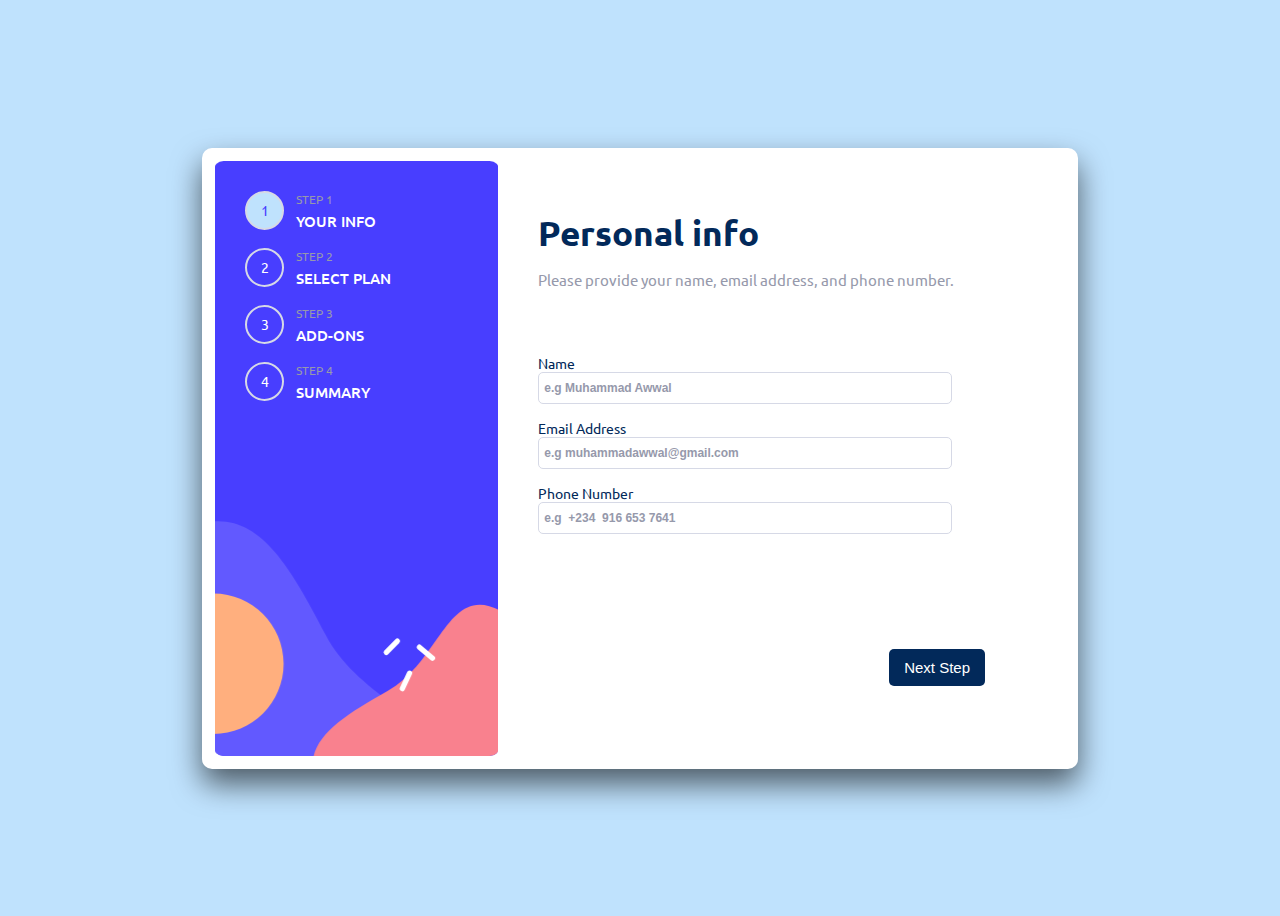
<file: index.html>
<!DOCTYPE html>
<html lang="en">
<head>
    <meta charset="UTF-8">
    <meta http-equiv="X-UA-Compatible" content="IE=edge">
    <meta name="viewport" content="width=device-width, initial-scale=1.0">
    <title>FRONTEND MENTHOR: MULTISTEP FORM</title>
    <link rel="preconnect" href="https://fonts.googleapis.com">
    <link rel="preconnect" href="https://fonts.gstatic.com" crossorigin>
    <link href="https://fonts.googleapis.com/css2?family=Poppins:wght@700&family=Ubuntu:wght@400;500;700&display=swap" rel="stylesheet">
    <link rel="shortcut icon" href="favicon-32x32.png" type="image/png">
    <link rel="stylesheet" href="style.css">
    <script src="script.js" defer></script>
</head>
<body>

    <div class="container">

        <div class="steps">

            <div class="step step__1 step__active" data-tab="1">
                <span class="step__number step__number--active">

                    1

                </span>

                <div class="step__group">
                    <span class="step__count">

                        STEP 1
                        
                    </span>

                    <div class="step__name">
                        Your info 
                    </div>


                </div>

            </div>

            <div class="step step__2 " data-tab="2">
                <span class="step__number">

                    2

                </span>

                <div class="step__group">
                    <span class="step__count">

                        STEP 2
                        
                    </span>

                    <div class="step__name">
                        select plan
                    </div>


                </div>

            </div>


            <div class="step step__3" data-tab="3">
                <span class="step__number">

                    3

                </span>

                <div class="step__group">
                    <span class="step__count">

                        STEP 3
                        
                    </span>

                    <div class="step__name">
                       add-ons
                    </div>


                </div>

            </div>

            <div class="step step__4  "data-tab="4">
                <span class="step__number">

                    4

                </span>

                <div class="step__group">
                    <span class="step__count">

                        STEP 4
                        
                    </span>

                    <div class="step__name">
                        summary
                    </div>


                </div>

            </div>

        </div>



       

            <div class="step__content steps__content--1 step__content--active" > 

                <h2 class="step__content--heading">
    
                    Personal info
    
                </h2>
    
                <p class="step__content--sub-heading">
    
                    Please provide your name, email address, and phone number.
    
                </p>
    
               
                <form action="#" class="form">

                <div class="content__input">

                    <div class="input__box">

                        <div class="label">
                            
                            <label for="name" class="input__label"> Name </label>
                            <div class="error err1">  </div>
                            
                        </div>

                        <input type="text" class="input" placeholder="e.g Muhammad Awwal" id="name" required>

                    </div>


                    <div class="input__box">

                        <div class="label">
                            <label for="email" class="input__label"> Email Address </label>

                            <div class="error err2">  </div>

                            
                        </div>

                        <input type="email" class="input" placeholder="e.g muhammadawwal@gmail.com" required id="email">

                    </div>

                    <div class="input__box">
                        <div class="label">

                              <label for="phone" class="input__label "> Phone Number </label>
                              <div class="error err3">  </div>
                        </div>
                    
                        <input type="number" class="input" placeholder="e.g  +234  916 653 7641" id="phone" minlength="10" maxlength="17" required >

                    </div>

                    <button class="btn btn--1" type="submit" >

                        Next  Step
    
                    </button >

                </div>
    
    
 

            </form>

            </div>

        <div class="step__content steps__content--2">

            <h2 class="step__content--heading">
    
                select your plan

            </h2>

            <p class="step__content--sub-heading">
                
                You have the option of monthly or yearly billing.
                
            </p>

            <div class="plan">

                <div class="plan__list">

                    <div class="name"> 

                        <div class="header"> Arcade </div>
                        <p class=" price price--1">$9/mo </p>
                        <div class="add">  </div>
    
                    </div>

                    <img src="icon-arcade.svg" alt="icon-arcade" class="icon">
    

                </div>

                <div class="plan__list">

                    <div class="name"> 
                        <div class="header"> Advanced </div>
                        <p class="price price--2">$12/mo </p>
                        <div class="add">  </div>
    
                     </div>

                    <img src="icon-advanced.svg" alt="icon-arcade" class="icon">
           
                    
                </div>

                <div class="plan__list">

                    <div class="name">        
                        <div class="header"> Pro </div>
                        <p class="price price--3">$15/mo </p>
                        <div class="add">  </div>
    
                     </div>

                    <img src="icon-pro.svg" alt="icon-arcade" class="icon">
    


                </div>

            </div>

            <div class="type">

                <span class="monthly option color-d"> Monthly </span>
                <span class="toggle__container"> 
                
                    <span class="toggle">  </span>
                    
                </span>

                <span class="yearly option color-l"> Yearly </span>
            </div>

          <div class="buttons">

             <div class="back"> Go Back </div>
            <button class="btn btn--2 btns"> Next Step </button>

          </div>  

            
        </div>



        <div class="step__content steps__content--3 " id="add-onss">

            <h2 class="step__content--heading">
    
                Pick add-ons

            </h2>

            <p class="step__content--sub-heading">
                
                Add-ons helps to enhance your gaming experience 
                
            </p>

                <div class="add-ons__content add-ons__content--monthly add-ons__content--active">
                    
             

                <div class="box box1">

                    <div class="box__content">


                        <div class="icon">
                            <div class="empty">                                     
                                
                                <img src="icon-checkmark.svg" alt="check image" class="icon-check"> 
                            
                            </div>

                             </div>

                                <div class="text__box">

                                    <div class="text__box--large"> Online service </div>
                                    <div class="text__box--small"> Access to multiplayer games </div>


                                </div>
                            





                        </div>

                        <div class="price__box price__box--1">$1/mo</div>

                            

                        

                    </div>


                    
                    <div class="box box2">

                        <div class="box__content">

                          
                                <div class="icon">
                                    
                            <div class="empty">                                     
                                
                                <img src="icon-checkmark.svg" alt="check image" class="icon-check"> 
                            
                            </div>
    
                            </div>
    
                                <div class="text__box">

                                    <div class="text__box--large"> Larger Storage </div>
                                    <div class="text__box--small"> Extra 1TB of cloud save </div>


                             </div>
                            
                        </div>

                        <div class="price__box price__box--2">$2/mo</div>

                            

                        

                    </div>


                    
                    <div class="box box3">

                        <div class="box__content">

                   
                                <div class="icon">
                                    <div class="empty">                                     
                                        <img src="icon-checkmark.svg" alt="check image" class="icon-check"> 
                                    
                                    </div>
    
                                 </div>
    

                                 <div class="text__box">
                                    <div class="text__box--large"> customizable profile </div>
                                    <div class="text__box--small"> Custom theme on your profile </div>

                                </div>
                            </div>
                            

                            <div class="price__box price__box--3">$2/mo</div>

                                
    
                            

                        </div>



                        <div class="buttons">

                            <div class="back"> Go Back </div>
                           <button class="btn btn--3 btns" > Next Step </button>
               
                         </div>  


                    </div>

                

                </div>

                <div class="step__content steps__content--4 ">

                    
                <h2 class="step__content--heading">
    
                   Finishing up
    
                </h2>
    
                <p class="step__content--sub-heading">
    
                    Doublecheck everything looks OK before confirming
    
                </p>
                

            <div class="boxed">

                    
                <div class="clicked clicked__step2">

                    <div class="step__text ">

                       <p class="step__text--1">Arcade</p>  
                       <!-- <span class="Ftype"> (Monthly) </span> -->

                        <div > <a href="#add-onss" class="change"> change </a> </div>

                    </div>

                    <div class="step__price final--1">

                        $9/mo

                    </div>
                    
                </div>

                <div class="clicked clicked__step3">

                    <div class="step__text step__text--2">

                         online service

                        
                    </div>

                    <div class="step__price final--2">

                        $1/mo

                    </div>
                    

                </div>

                




                </div>

                <div class="total">

                    <div class="total__text"> Total (per month) </div>
                    <div class="total__price">$10/mo </div>

                </div>
                
                <div class="buttons buttons--4">

                    <div class="back"> Go Back </div>
                   <button class="btn btn--4 btn__confirm" id="confirm">Confirm</button>
       
                 </div>  


            </div>


            <div class="step__content steps__content--5">
            
                <div class="confirm">

                    <img src="icon-thank-you.svg" alt=" Thank icon " class="icon__thanks">
                
                    <div class="thanks__text">
                        <div class="text__large"> Thank you! </div>
                        <p class="text__small"> Thanks for confirming your subscription! We hope you have fun using our platform. if you ever need support please feel free to email us at support@loremgaming.com </p>
                    </div>
    
                </div>

                </div>

                </div>

        </div>


    </div>

    
</body>
</html>
</file>
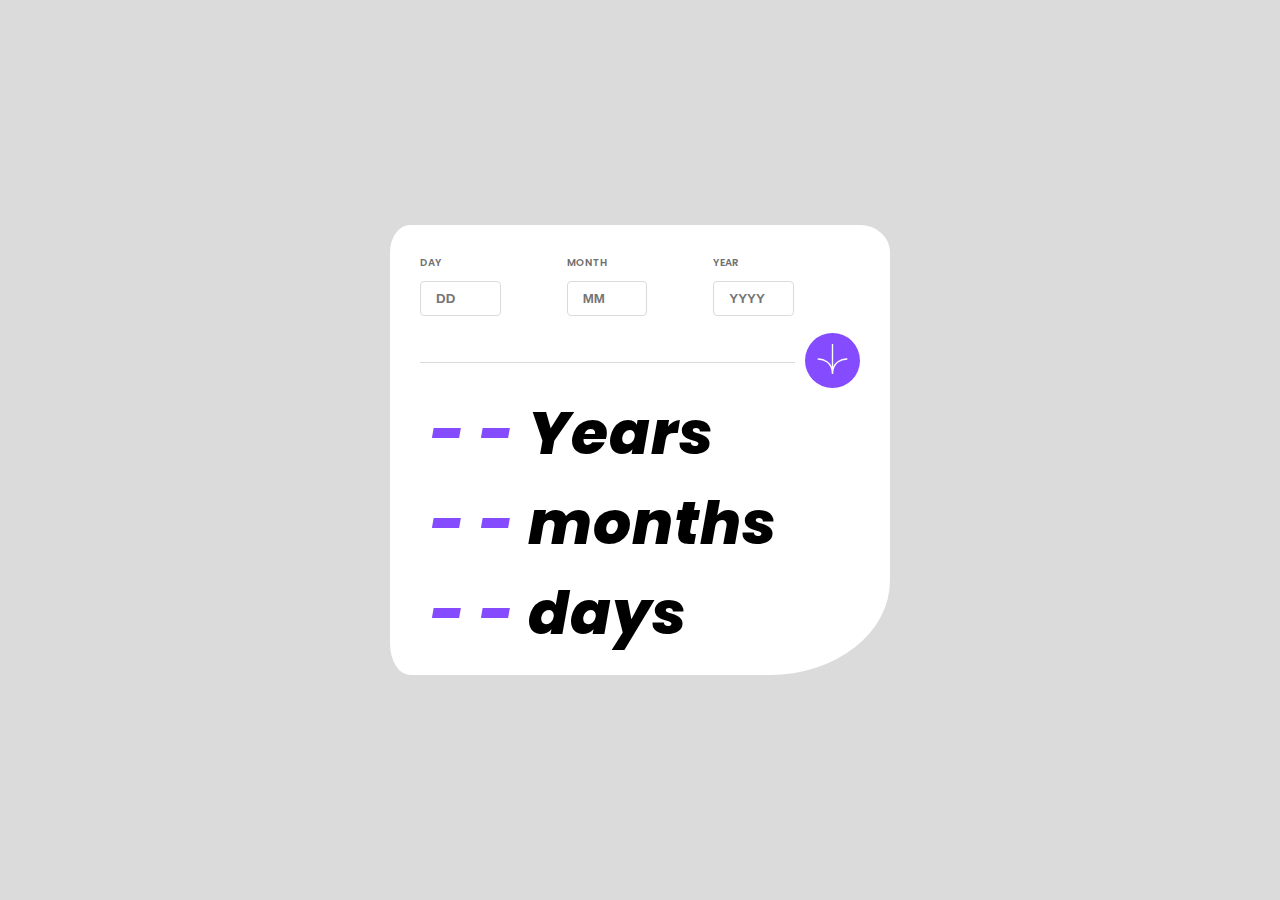
<file: AGE CALCULATOR/index.html>
<!DOCTYPE html>
<html lang="en">
<head>
    <meta charset="UTF-8">
    <meta http-equiv="X-UA-Compatible" content="IE=edge">
    <meta name="viewport" content="width=device-width, initial-scale=1.0">
    <title>AGE CALCULATOR</title>
    <link rel="preconnect" href="https://fonts.googleapis.com">
    <link rel="preconnect" href="https://fonts.gstatic.com" crossorigin>
    <link href="https://fonts.googleapis.com/css2?family=Poppins:ital,wght@0,400;0,600;0,700;0,800;1,400;1,800&display=swap" rel="stylesheet">

    <link rel="shortcut icon" href="favicon-32x32.png" type="image/png">
    <link rel="stylesheet" href="style.css">
    <script src="script.js" defer></script>
</head>
<body>
    
    <div class="ageCalculator">
        <form action="#" class="finputs">

            <div class="form__inputs">

         <div class="input"> 
            <label for="day" class="label__day"> DAY </label>
            <input type="number" class="input__day" id="day" placeholder="DD" max="31" maxlength="2"  required>
            <div class="errormsgday error"> </div>
        </div>

        <div class="input"> 
            <label for="month" class="label__month"> MONTH </label>

            <input type="number" class="input__month" id="month" maxlength="2" max="12" placeholder="MM" required>

            <div class="errormsgmonth error"> </div>
         
        </div>

        <div class="input">

            <label for="year" class="label__year"> YEAR </label>
            <input type="number" class="input__year" max="2023" maxlength="4"  placeholder="YYYY" id="year" required>  
            <div class="errormsgyear error">  </div>

        </div>

    </div>

        <div class="submit">
            <div class="border"> &nbsp; </div>
            <button class="btn" type="submit"> <img src="icon-arrow.svg" alt="arrow-icon"> </button>
        </div>

        </form>



        

        <div class="age">

            <p class="conv "><span class=" age__years ">- -</span> Years </p>
            <p class="conv "><span class="age__months  ">- -</span> months </p>
            <p class="conv"><span class="age__days">- -</span > days </p>

        </div>

    </div>

</body>
</html>
</file>
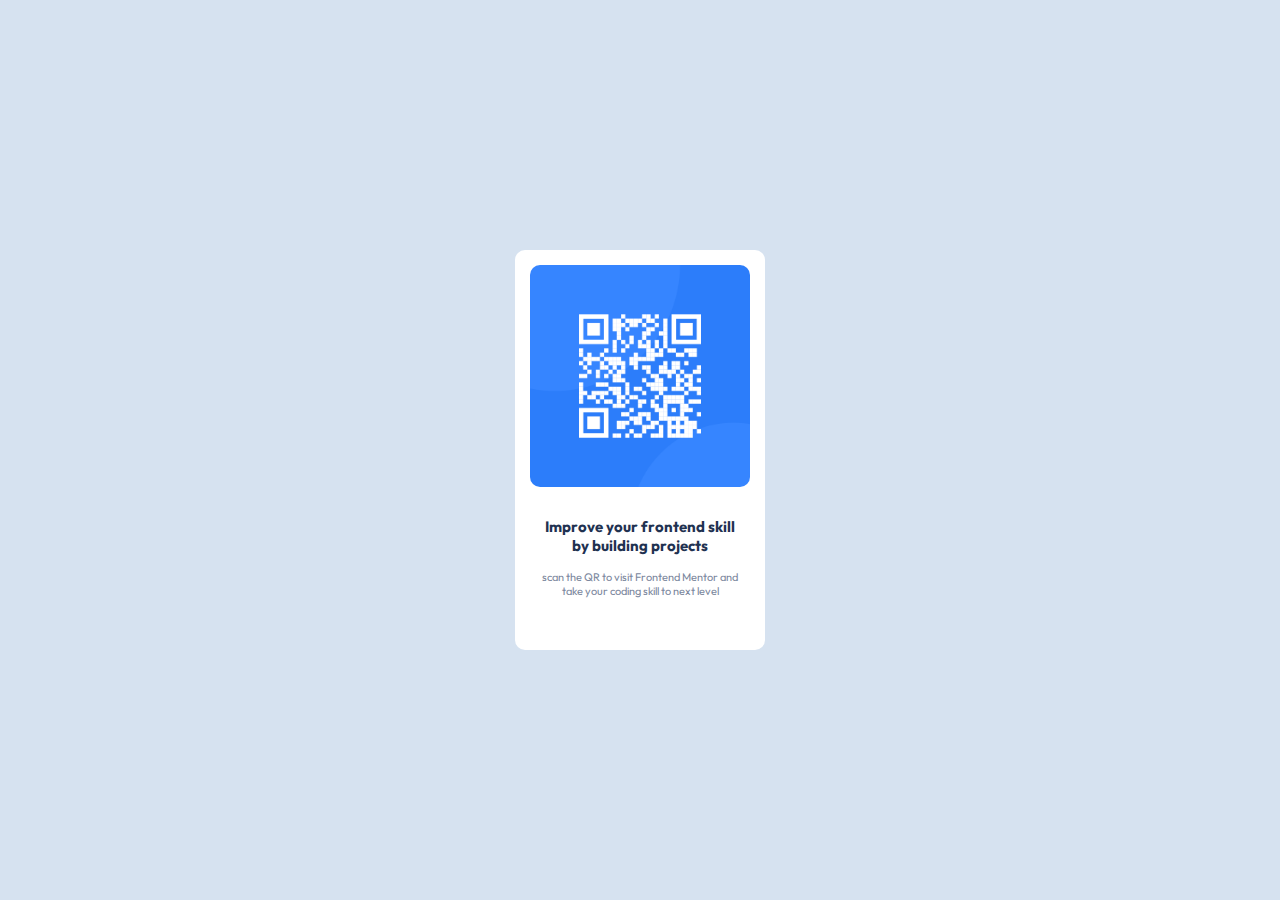
<file: QR CODE/index.html>
<!DOCTYPE html>
<html lang="en">
<head>
    <meta charset="UTF-8">
    <meta http-equiv="X-UA-Compatible" content="IE=edge">
    <meta name="viewport" content="width=device-width, initial-scale=1.0">
    <title> QR CODE </title>
    <link rel="preconnect" href="https://fonts.googleapis.com">
    <link rel="preconnect" href="https://fonts.gstatic.com" crossorigin>
    <link href="https://fonts.googleapis.com/css2?family=Outfit:wght@400;700&display=swap" rel="stylesheet">
    <link rel="shortcut icon" href="favicon-32x32.png" type="image/png">
    <link rel="stylesheet" href="style.css">
</head>
<body>
    
    <div class="container">

        <img src="image-qr-code.png" alt="" class="container__image">

        <div class="container__text">

            <p class="container__text--1">

                Improve your frontend skill by building projects

            </p>

            <p class="container__text--2">

                scan the QR to visit Frontend Mentor and take your coding skill to next level 

            </p>

        </div>
        

    </div>

</body>
</html>
</file>
<file: style.css>
*::before, *::after {
    padding: 0;
    margin: 0;
    box-sizing: inherit; }
  
  html {
    font-size: 62.5%;
    box-sizing: border-box; }
  
  body {
    font-weight: 400;
    font-family: 'Ubuntu', sans-serif;
    font-size: 1.4rem;
    display: grid;
    justify-content: center;
    align-items: center;
    height: 100vh;
    background-color: #bfe2fd; }
  
  .container {
    background-color: white;
    width: 85rem;
    min-height: 50rem;
    display: grid;
    grid-template-columns: repeat(3, [col-start] 1fr [col-end]);
    border-radius: 1rem;
    overflow: hidden;
    padding: 1.3rem;
    box-shadow: 0 1.5rem 3rem rgba(0, 0, 0, 0.6); }
  
  .steps {
    overflow: hidden;
    grid-column: col-start 1 / col-end 1;
    border-radius: 5px;
    background-image: url("bg-sidebar-desktop.svg");
    background-size: cover;
    background-repeat: no-repeat;
    background-position: center;
    padding: 3rem;
    display: grid;
    justify-content: start;
    align-content: start; }
  
  .step__content {
    display: none; }
    .step__content--active {
      grid-column: col-start 2 / -1;
      padding: 5rem 8rem 2rem 4rem;
      display: flex;
      flex-direction: column; }
    .step__content--heading {
      font-size: 3.5rem;
      color: #02295a;
      display: block;
      margin: 0; }
    .step__content--sub-heading {
      font-size: 1.5rem;
      color: #9699ab;
      margin-top: 1.5rem; }
  
  .content__input {
    display: flex;
    flex-direction: column;
    margin: 5rem 0; }
  
  .error {
    color: red;
    font-weight: 600; }
  
  .input {
    width: 90%;
    height: 2rem;
    padding: 5px;
    cursor: pointer;
    border: 1px solid #d6d9e6;
    color: #02295a;
    border-radius: 5px; }
    .input::-webkit-input-placeholder {
      color: #9699ab;
      font-weight: 600;
      font-size: 1.2rem; }
    .input:valid {
      border: 2px solid #473dff; }
  
  .invalid {
    border: 2px solid red; }
  
  .input__box:not(:last-child) {
    margin-bottom: 1.5rem; }
  
  .label {
    display: flex;
    width: 92%;
    justify-content: space-between; }
  
  .label {
    display: flex;
    color: #02295a; }
  
  .btn,
  .btn--1 {
    border: none;
    justify-self: flex-start;
    align-self: flex-end;
    margin-top: 10rem;
    padding: 1rem 1.5rem;
    border-radius: 5px;
    font-size: 1.5rem;
    color: #fff;
    cursor: pointer;
    background-color: #02295a; }
  
  .step {
    display: flex;
    cursor: pointer; }
    .step:not(:last-child) {
      margin-bottom: 1.7rem; }
    .step__group {
      display: flex;
      flex-direction: column; }
    .step__number {
      color: white;
      padding: 1rem;
      border-radius: 50%;
      margin-right: 1.2rem;
      border: 2px solid #d6d9e6;
      width: 1.5rem;
      height: 1.5rem;
      display: flex;
      justify-content: center;
      align-items: center;
      cursor: pointer; }
      .step__number--active {
        color: #473dff;
        background-color: #bfe2fd; }
    .step__count {
      text-transform: uppercase;
      color: #9699ab;
      font-size: 1.2rem;
      margin-bottom: 2px; }
    .step__name {
      font-size: 1.5rem;
      color: #fff;
      text-transform: uppercase;
      margin-top: 2px;
      font-weight: 500; }
  
  .plan {
    display: flex;
    justify-content: space-between; }
    .plan__list {
      display: flex;
      flex-direction: column-reverse;
      padding: 1rem;
      height: 12rem;
      width: 10rem;
      border: 1px solid #d6d9e6;
      justify-content: space-between;
      align-items: flex-start;
      border-radius: 5px;
      transition: all .5s;
      backface-visibility: hidden; }
      .plan__list:hover {
        border: 2px solid #473dff;
        cursor: pointer;
        transform: translateY(-1rem); }
  
  .header {
    color: #02295a;
    font-size: 1.5rem;
    font-weight: 500; }
  
  .price {
    margin-top: 0;
    color: #d6d9e6; }
  
  .type {
    display: flex;
    justify-content: center;
    align-items: center;
    margin-top: 3rem;
    background-color: #f0f6ff;
    padding: 8px 1rem; }
  
  .option {
    font-weight: 600; }
  
  .toggle__container {
    width: 4.5rem;
    height: 2.3rem;
    background-color: #02295a;
    border-radius: 2rem;
    position: relative;
    margin: 0 2rem;
    cursor: pointer; }
  
  .toggle {
    position: absolute;
    bottom: 4.5px;
    left: 3px;
    height: 1.5rem;
    width: 1.5rem;
    border-radius: 50%;
    background-color: #fff;
    transition: all .25s ease-in; }
  
  .monthly {
    color: #02295a; }
  
  .move {
    position: absolute;
    transform: translateX(2.2rem); }
  
  .color-d {
    color: #02295a; }
  
  .color-l {
    color: #d6d9e6; }
  
  .price {
    margin-bottom: 0; }
  
  .buttons {
    display: flex;
    justify-content: space-between;
    align-items: flex-end; }
  
  .back {
    color: #02295a;
    cursor: pointer;
    font-size: 1.6rem; }
  
  .btn--2 {
    padding-right: -12rem; }
  
  .list {
    background-color: #f0f6ff;
    border: 2px solid #473dff;
    transform: translateY(-1rem); }
  
  .add-ons__content {
    display: none; }
    .add-ons__content--active {
      display: flex;
      flex-direction: column;
      justify-content: space-between;
      align-items: center;
      line-height: 1rem;
      margin-top: 3rem; }
  
  .box {
    display: flex;
    flex-direction: row;
    justify-content: space-between;
    align-items: center;
    border: 1px solid #d6d9e6;
    width: 85%;
    padding: 8px 1.5rem;
    height: 5rem;
    border-radius: 5px;
    backface-visibility: hidden;
    cursor: pointer;
    transition: all .3s; }
    .box:hover {
      border: 2px solid #473dff;
      transform: translateY(-1rem); }
    .box:not(:last-child) {
      margin-bottom: 2rem; }
  
  .empty {
    height: 1rem;
    width: 1rem;
    border: 1px solid #d6d9e6;
    margin-right: 1rem;
    align-self: center;
    transform: translateY(-5px);
    justify-self: center; }
  
  .box__content {
    display: flex;
    justify-content: space-between;
    align-items: center; }
  
  .price__box {
    color: #473dff; }
  
  .buttons {
    width: 100%; }
  
  .icon-check {
    background-color: #473dff;
    padding: 4px 2px;
    border-radius: 2px;
    opacity: 0; }
  
  .block {
    opacity: 1; }
  
  .clicked {
    background-color: #f0f6ff;
    border: 3px solid #473dff; }
  
  .text__box {
    display: flex;
    flex-direction: column;
    margin-left: 1rem; }
    .text__box--large {
      color: #02295a;
      font-weight: 600;
      font-size: 1.6rem;
      margin-bottom: 1rem; }
    .text__box--small {
      color: #9699ab;
      font-size: 1.2rem; }
  
  .boxed {
    display: flex;
    flex-direction: column;
    padding: 3rem;
    background-color: #f0f6ff;
    border-radius: 5px; }
  
  .step__text--1 {
    margin-bottom: 0; }
  
  .clicked__step3 {
    margin-top: 1rem; }
  
  .clicked {
    display: flex;
    justify-content: space-between;
    align-items: center;
    border: none; }
    .clicked__step2 {
      border-bottom: 1px solid #d6d9e6;
      height: 6rem;
      color: #02295a;
      font-weight: 700; }
      .clicked__step2 .step__text {
        font-size: 1.6rem; }
      .clicked__step2 .change {
        font-size: 1.3rem;
        font-weight: 400;
        color: #9699ab;
        text-decoration: underline; }
    .clicked .btn--4 {
      background-color: #473dff; }
    .clicked__step3 {
      color: #9699ab; }
      .clicked__step3:not(:last-child) {
        margin-top: 2rem;
        margin-bottom: 2rem; }
      .clicked__step3 .step__price {
        color: #02295a; }
  
  .btn--4 {
    background-color: #473dff;

}
  
  .total {
    display: flex;
    flex-direction: row;
    justify-content: space-between;
    align-items: center;
    padding: 1rem;
    margin-top: 2rem; 

}

    .total__text {
      color: #9699ab;
      font-weight: 600; 
    
    }


    .total__price {
      color: #473dff;
      font-weight: 600;
      font-size: 1.6rem; 
    
    }
  
  .confirm {
    display: flex;
    flex-direction: column;
    justify-content: center;
    align-items: center;
    margin-left: 2rem;
    margin-right: 2rem; 

}
  
  .icon__thanks {
    height: 8rem;
    width: 8rem;
    margin-bottom: 2rem; 

}
  
  .thanks__text {
    display: flex;
    flex-direction: column;
    justify-content: center;
    align-items: center;
    text-align: center; }
  
  .text__large {
    align-self: center;
    color: #02295a;
    font-size: 3.5rem;
    font-weight: 700; }
  
  .text__small {
    color: #9699ab; 

}
</file>
<file: AGE CALCULATOR/style.css>
*,
*::after,
*::before{

    margin: 0;
    padding: 0;
    box-sizing: inherit;

}

html{

    box-sizing: border-box;
    font-size: 62.5%;

}

body{

    font-size: 1.5rem;
    font-weight: 400;
    height: 100vh;
    background-color: hsl(0, 0%, 86%);
    font-family: 'Poppins', sans-serif;

    display: grid;
    justify-content: center;
    align-items: center;    

}

.ageCalculator{

    overflow: hidden;
    width: 50rem;
    padding: 3rem 3rem 6rem;
    height: 45rem;
    background-color: #fff;
    border-radius: 4% 6% 24% 4% / 6% 6% 21% 7% ;
    box-shadow: 0 2rem 4rem rgba(#000, .4);

}

.form__inputs{

    display: flex;
    justify-content: flex-start;



}

input{

    width: 55%;
    padding-left: 1.5rem ;
    height: 3.5rem;
    border: 1px solid  hsl(0, 0%, 86%);
    border-radius:4px;
    font-weight: 800;
    outline: none;


}



input:focus {

    caret-color:  hsl(259, 100%, 65%);
    outline: none;
    

}

input::-webkit-input-placeholder{

    font-weight: 800;

}




.error{

    font-size: 1rem;
    margin-top: 7px;
    color: red;
    


}

input:valid{

    border: 2px solid  hsl(259, 100%, 65%);

}


.submit{

    display: flex;
    justify-content: space-between;
    align-items: center;
    margin-top: 1rem;
  
}
.btn{

    height: 5.5rem;
    width: 5.5rem;
    border-radius: 50%;
    background-color: hsl(259, 100%, 65%);
    margin-left: 1rem;
    border: none;

}

.btn:focus,
.btn:hover{

    outline: none;
    background-color: black;
}

img{

    height: 3rem;

}


.border{

    border-bottom: .5px solid hsl(0, 0%, 86%);
    flex: 1;
    transform: translateY(-1rem);

}

label{

    font-weight: 600;
    display: block;
    font-size: 1rem;
    margin-bottom: 1rem;
    color: hsl(0, 1%, 44%);

}


.age{

    display: flex;
    flex-direction: column;
    align-items: flex-start;
    font-size: 6rem;
    color: #000;
    font-weight: 800;
    font-style: italic;
    transform: translate(1rem, 4rem);
    margin-top: -4rem;
    letter-spacing: 1px;


}

span{

    color:  hsl(259, 100%, 65%);

}


.invalid{

    color: red;
    font-weight: 700;

}
</file>
<file: QR CODE/style.css>
*,
*::after,
*::before{

    margin: 0;
    padding: 0;
    box-sizing: inherit;

}

html{

    box-sizing: border-box;
    font-size: 62.5%;


}

body{

    /* width: 1440px; */
    height: 100vh;
    background-color: hsl(212, 45%, 89%);
    font-family: 'Outfit', sans-serif;
    position: relative;
    display: grid;
    justify-items: center;
    align-items: center;
    align-content: center; 


    


}

.container{

    background-color: hsl(0, 0%, 100%);
    padding: 1.5rem;
    /* width: max-content; */
    width: 50rem;
    border-radius: 1rem;
    height: 40rem;
    width: 25rem;
    box-shadow: 0 1.5rem 2rem rgba(#000, .3);
    

}

.container__image{


    border-radius: 1rem;
    width: 100%;
    display: block;
    height: 60%;
    margin-bottom: 3rem;

}

.container__text{

    text-align: center;
    padding: 1rem;
    padding-top: 0;

}

.container__text--1{

color:  hsl(218, 44%, 22%);
font-size: 1.5rem;
font-weight: 700;
margin-bottom: 1.5rem;


}

.container__text--2{

    font-size: 1.1rem;
    color: hsl(220, 15%, 55%);

}
</file>
